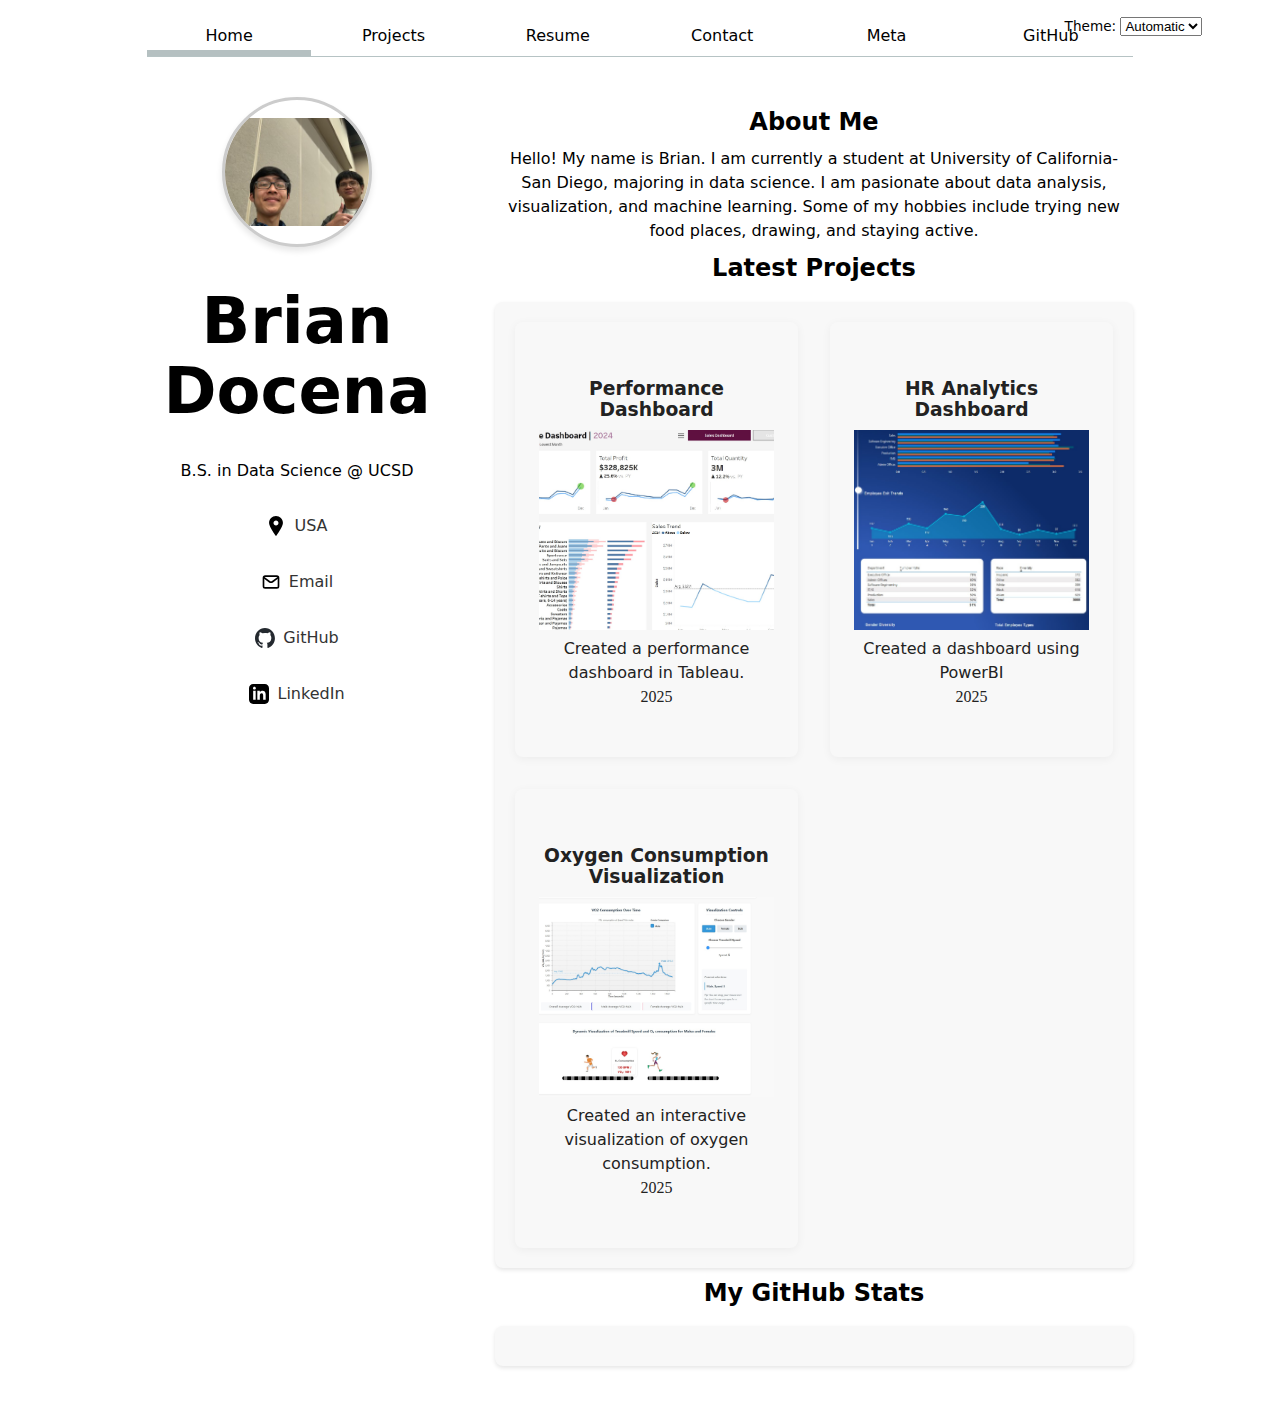
<file: index.html>
<!DOCTYPE html>
<html lang="en", class="home">
<head>
    <meta charset="UTF-8">
    <meta name="viewport" content="width=device-width, initial-scale=1.0">
    <title>Brian: Personal site and portfolio</title>
    <link rel="stylesheet" href="style.css">
    <script src="./global.js" type="module"></script>
    <script src="./index.js" type="module" defer></script>
</head>
<body>
    <div class="wrapper">
        <!-- Left Column: Profile Section -->
        <div class="profile-container">
            <div class="profile-left">
                <img src="images/IMG_4331.jpg" alt="Profile Picture" class="profile-pic">
                <h1>Brian Docena</h1>
                <p>B.S. in Data Science @ UCSD</p>
                <div class="profile-links">
                    <a class="icon">
                        <img src="icons/location.svg" alt="Location"> USA
                    </a>        
                    <a href="mailto:docena.brian@gmail.com" class="icon">
                        <img src="icons/email.svg" alt="Email"> Email
                    </a>
                    <a href="https://github.com/BrianDoce" target="_blank" class="icon">
                        <img src="icons/github-mark.svg" alt="GitHub"> GitHub
                    </a>
                    <a href="https://www.linkedin.com/in/brian-docena/" target="_blank" class="icon">
                        <img src="icons/linkedin.svg" alt="LinkedIn"> LinkedIn
                    </a>
                </div>
            </div>
        </div>

        <!-- Right Column: Content Section -->
        
        <div class="content">
            <h2>About Me</h2>
            <p>Hello! My name is Brian. I am currently a student at University of California-San Diego, majoring in data science. 
                I am pasionate about data analysis, visualization, and machine learning. Some of my hobbies include trying 
                new food places, drawing, and staying active.
            </p>
            <h2>Latest Projects</h2>
            <div class="projects">
                <!-- Dynamically added content will appear here -->
            </div>

            <h2>My GitHub Stats</h2>
            <div id="profile-stats">
                <!-- GitHub profile stats will be dynamically inserted here -->
            </div>
        </div>
    </div>
</body>
</html>
</file>
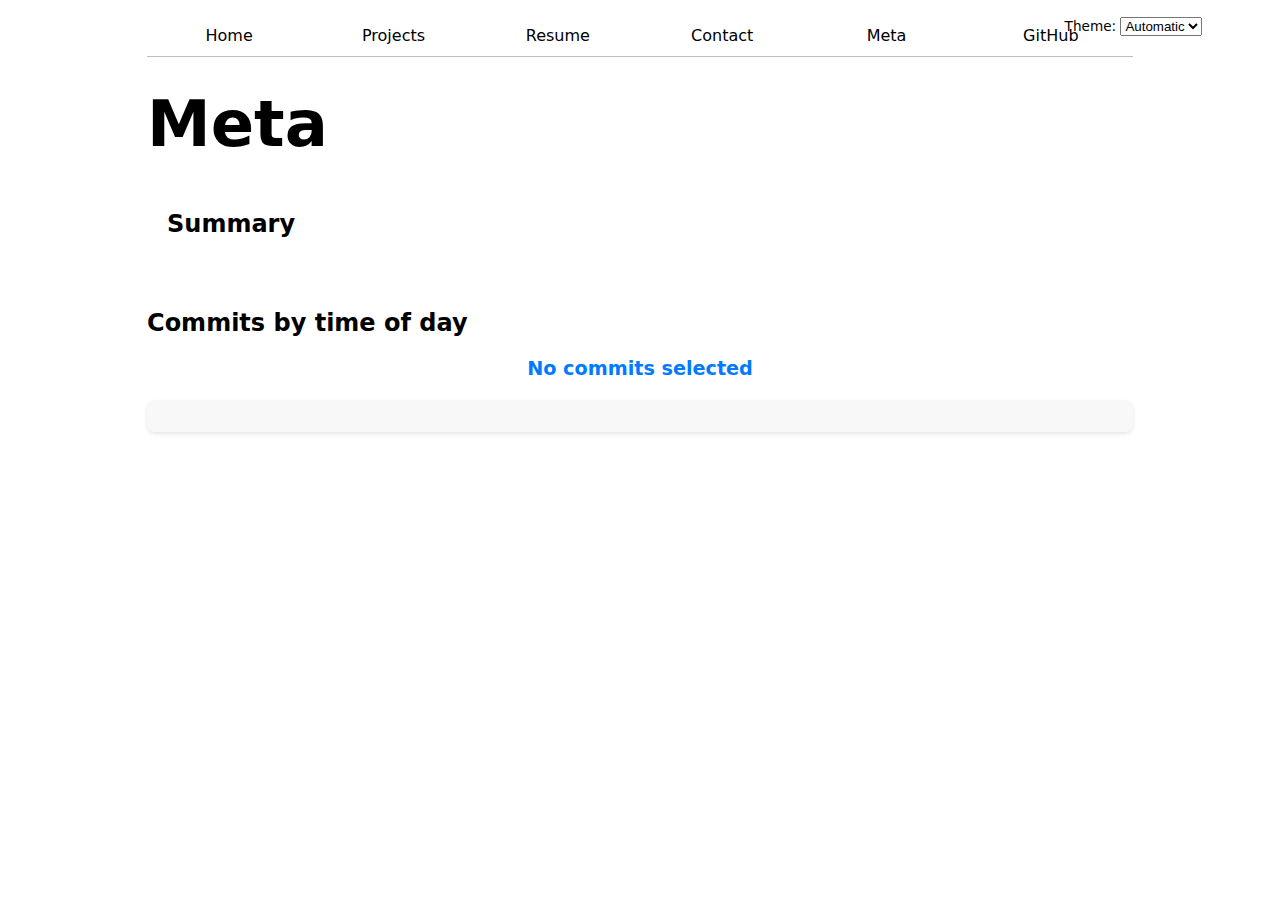
<file: meta/index.html>
<!DOCTYPE html>
<html lang="en">
<head>
    <meta charset="UTF-8">
    <meta name="viewport" content="width=device-width, initial-scale=1.0">
    <title>Meta</title>
    <link rel="stylesheet" href="../style.css">
    <script src="../global.js" type="module"></script>
    <script src="./main.js" type="module" defer></script>
    <script src="https://d3js.org/d3.v7.min.js"></script>
</head>
<body>
    <h1>Meta</h1>
    <h2 id="stats">Summary</h2>
    <div id="stats"></div>
    <h2>Commits by time of day</h2>
    <div id="chart"></div>

    <dl id="commit-tooltip" class="info tooltip">
        <dt>Commit</dt>
        <dd>
          <a href="" id="commit-link" target="_blank"></a>
        </dd>
      
        <dt>Date</dt>
        <dd id="commit-date"></dd>
      
        <!-- Add: Time, author, lines edited -->
    </dl>
    <p id="selection-count">No commits selected</p>
    <dl id="language-breakdown" class="stats"></dl>
</body>
</html>
</file>
<file: style.css>
body {
  /* Set line height to 1.5 times the font size
       and use the OS’s UI font as the website font
     */
  font: 100%/1.5 system-ui;
  max-width: 100ch;
  margin-inline: auto;
  padding: 1em;
  transition: background-color 0.3s ease, color 0.3s ease;
}

nav ul{
  display: contents;
}

nav {
  --border-color: oklch(50% 10% 200 / 40%);
  display: flex;
  margin-bottom: 1em;
  border-bottom: 1px solid var(--border-color);
}

a {
  flex: 1;
  text-decoration: none;
  color: inherit;
  text-align: center;
  padding: 0.5em;
}

nav a.current {
  border-bottom-width: 0.4em;
  border-bottom-style: solid;
  padding-bottom: 0.1em;
  border-bottom-color: oklch(80% 3% 200);
}


/* Default Theme Variables */
:root {
  --primary-color: #0066cc;
  --secondary-color: #555;
  --background-light: #fff;
  --text-light: #333;
  --background-dark: #1e1e1e;
  --text-dark: #f0f0f0;
  --accent-light: #f5f5f5;
  --accent-dark: #2a2a2a;
  --border-light: #ddd;
  --border-dark: #444;
  --card-bg-light: #f8f8f8;
  --card-bg-dark: #292929;
  --card-text-light: #222;
  --card-text-dark: #66aaff; /* Blue text for dark mode */
  font-family: 'Segoe UI', 'Roboto', 'Helvetica Neue', Arial, sans-serif;
  font-size: 16px;
  line-height: 1.6;
}

:root[color-scheme="light"] {
  color: var(--text-light);
  background-color: var(--background-light);
}

/* Dark Theme */
:root[color-scheme="dark"] {
  color: var(--text-dark);
  background-color: var(--background-dark);
}

@media (prefers-color-scheme: dark) {
  :root {
      color: var(--text-dark);
      background-color: var(--background-dark);
  }
}


html {
  accent-color: var(--color-accent)
}

nav a:hover {
  border-bottom-width: 0.4em;
  border-bottom-style: solid;
  padding-bottom: 0.1em;
  border-bottom-color: var(--color-accent);
  background-color: color-mix(in oklch, var(--color-accent), canvas 85%);
}

form {
  display: grid;
  grid-template-columns: auto 1fr; 
  gap: 1em; 
}

label {
  grid-column: 1; 
  text-align: right; 
  padding-right: 1em; 
}

input, textarea {
  grid-column: 2; 
  width: 100%; 
  box-sizing: border-box; 
  padding: 0.5em;
  border: 1px solid #ccc;
  border-radius: 4px;
}

button {
  grid-column: 1 / -1; 
  padding: 0.7em 1.5em;
  border: none;
  border-radius: 4px;
  background-color: #007BFF; 
  color: white;
  cursor: pointer;
  text-align: center;
}

button:hover {
  background-color: #0056b3; 
}

.projects {
  display: grid;
  grid-template-columns: repeat(auto-fill, minmax(15em, 1fr));
  gap: 2em;

  padding: 1rem;
} 

/* Hover effect for project cards */
.projects article {
  background: var(--card-bg-light);
  color: var(--card-text-light);
  padding: 1.5rem;
  border-radius: 8px;
  box-shadow: 0 2px 10px rgba(0, 0, 0, 0.05);
  transition: background 0.3s ease, color 0.3s ease, transform 0.2s ease, box-shadow 0.2s ease;
}

.projects article:hover {
  background: var(--primary-color); /* Highlight with primary color */
  color: white; /* Change text color for contrast */
  transform: translateY(-5px); /* Slight lift effect */
  box-shadow: 0 4px 12px rgba(0, 0, 0, 0.2); /* Deeper shadow */
}

article {
  grid-template-rows: subgrid;
  grid-row: span 3;
  gap: 1em;
}

article img {
  width: 100%;
  height: 200px;
  object-fit: cover;
}

h2 {
  margin: 0;
}

h1 {
  font-size: 400%; 
  font-weight: bold;
}

h1, h2, h3, h4, h5, h6 {
  line-height: 1.1; 
  text-wrap: balance; 
  margin: 0.5em 0; 
}

main section {
  margin-bottom: 2em;
}

section h2 {
  font-size: 2em;
  margin-bottom: 0.5em;
}

section article {
  margin-bottom: 1.5em;
  padding: 1em;
  border: 1px solid var(--color-gray);
  border-radius: 0.5em;
  background-color: color-mix(in oklch, #ffff, canvas 85%);
  }

section article h3 {
  margin: 0 0 0.5em;
}

section ul, li {
  list-style: disc; 
  margin-left: 2em; 
  padding-left: 1em; 
}

ul li {
  margin-bottom: 0.5em; 
}

.skills-list {
  list-style: disc !important; 
  margin-left: 20px; 
  padding-left: 20px;
}

html {
  color-scheme: light dark;
}

label.color-scheme {
  position: absolute;
  top: 1rem;
  right: 4rem;
  font-size: 85%;
  font-family: inherit;
}
#profile-stats {
  padding: 20px;
  max-width: 1200px;
  margin: 0 auto;
}

#profile-stats h1 {
  font-size: 24px;
  font-weight: bold;
  margin-bottom: 30px;
}

#profile-stats dl {
  display: grid;
  grid-template-columns: repeat(4, 1fr);
  gap: 40px;
  text-align: center;
}

#profile-stats dt {
  color: #666;
  font-size: 14px;
  text-transform: uppercase;
  margin-bottom: 10px;
  font-weight: normal;
}

#profile-stats dd {
  font-size: 36px;
  font-weight: bold;
  margin: 0;
  color: #24292e;
}

footer.year {
  font-family: Baskerville;
  font-variant-numeric: oldstyle-nums
}

#projects-pie-plot {
  max-width: 20em;
  margin-block: 2em;

  /* Do not clip shapes outside the viewBox */
  overflow: visible;
}

.legend {
  display: flex;
  flex-wrap: wrap; 
  gap: 1rem;
  padding: 0.4rem;
  margin-top: 1.5rem;
  list-style: none;
  border: 2px solid #ddd; 
  border-radius: 12px;
  background: #fff;
  box-shadow: 0 4px 8px rgba(0, 0, 0, 0.1);
  max-width: fit-content; 
  flex: 1;
  align-items: right;
}

.legend ul {
  align-items: right;
  padding: 0.4rem;
}
.legend li {
  display: flex;
  align-items: center;
  gap: 0.2rem; 
  font-size: 0.9rem;
  font-weight: 500;
  color: #333;
  padding: 0.4rem 0.6rem;
}

.legend .swatch {
  width: 16px;
  height: 16px;
  aspect-ratio: 1 / 1;
  border-radius: 50%; 
  background: var(--color);
  display: inline-block;
  box-shadow: inset 0 0 2px rgba(0, 0, 0, 0.3);
  border: 1px solid rgba(0, 0, 0, 0.15);
  align-items: right;
  gap: 0.2rem;
  padding: 0.4rem;
  flex-shrink: 0;
}

.container {
  display: flex;
  align-items: flex-start;
  gap: 2rem;
  flex: 1;
}

&:has(path:hover) {
  path:not(:hover) {
    opacity: 0.5;
  }
}

path {
  transition: 300ms;
}

.selected {
  --color: oklch(60% 45% 0) !important;

  &:is(path) {
    fill: var(--color);
  }
}

path {
  cursor: pointer;
}

#stats {
  padding: 20px;
  max-width: 1200px;
  margin: 0 auto;
}

#stats dl {
  display: grid;
  grid-template-columns: repeat(4, 1fr);
  gap: 40px;
  text-align: center;
}

#stats dt {
  color: #666;
  font-size: 14px;
  text-transform: uppercase;
  margin-bottom: 10px;
  font-weight: normal;
}

#stats dd {
  font-size: 36px;
  font-weight: bold;
  margin: 0;
  color: #24292e;
}


#stats h2 {
  font-size: 24px;
  font-weight: bold;
  margin-bottom: 30px;
}


.gridlines line {
  stroke: #ddd; 
  stroke-width: 2px;
  stroke-dasharray: 0; 
}


.gridlines line.night {
  stroke: #4a90e2;
  opacity: 0.6;
}

.gridlines line.day {
  stroke: #e89f47; 
  opacity: 0.6;
}

.tooltip {
  position: fixed;
  top: 1em;
  left: 1em;
  padding: 10px 15px;
  background: rgba(255, 255, 255, 0.8);
  color: white;
  font-size: 14px;
  border-radius: 6px;
  box-shadow: 0px 4px 5px rgba(0, 0, 0, 0.15);
  opacity: 0; 
  transition: opacity 0.2s ease-in-out;
  backdrop-filter: blur(8px);
}
 

dl.info {
  display: grid;
  grid-template-columns: auto 1fr;
  gap: 4px 10px;
  margin: 0;
}

dl.info dt {
  font-weight: bold;
  opacity: 0.8;
}

dl.info dd {
  margin: 0;
}

circle {
  transition: transform 200ms ease;
  transform-origin: center;
  transform-box: fill-box;
}

circle:hover {
  transform: scale(1.5);
}

dl.info {
  transition-duration: 500ms;
  transition-property: opacity, visibility;
}

dl.info[hidden]:not(:hover, :focus-within) {
  opacity: 0;
  visibility: hidden;
}

@keyframes marching-ants {
  to {
    stroke-dashoffset: -8; /* 5 + 3 */
  }
}

.selection {
  fill-opacity: 0.1;
  stroke: black;
  stroke-opacity: 0.7;
  stroke-dasharray: 5 3;
  animation: marching-ants 2s linear infinite;
}

circle.selected {
  fill: #ff6b6b !important;
}

#selection-count {
  margin-top: 1em;
  font-size: 1.2em;
  font-weight: bold;
  text-align: center;
  color: #007BFF;
}

#language-breakdown {
  display: flex;
  flex-wrap: wrap;
  gap: 2em;
  margin-top: 1em;
  padding: 1em;
  background-color: #f8f8f8;
  border-radius: 8px;
  box-shadow: 0 2px 4px rgba(0, 0, 0, 0.1);
}

#language-breakdown dt {
  font-size: 14px;
  color: #666;
  text-transform: uppercase;
  margin-bottom: 5px;
  text-align: center;
  flex: 1;
}

#language-breakdown dd {
  font-size: 24px;
  font-weight: bold;
  margin: 0;
  text-align: center;
  flex: 1;
}

#filter-container {
  display: flex;
  align-items: baseline;
  margin-bottom: 10px;
}

#commit-slider {
  margin-left: 10px;
}

#selectedTime {
  margin-left: auto;
  font-weight: bold;
}
/* Wrapper: Two-column layout */
.wrapper {
  display: flex;
  align-items: flex-start; /* Aligns content at the top */
  justify-content: center;
  max-width: 1200px;
  margin: 40px auto;
  gap: 3rem; /* Space between profile and content */
}

/* Profile container (left sidebar) */
.profile-container {
  width: 300px; /* Fixed width */
  text-align: center;
}

/* Profile image */
.profile-pic {
  width: 150px;
    height: 150px;
    border-radius: 50%;
    object-fit: contain; /* Change from 'cover' to 'contain' */
    object-position: center; /* Center the image */
    background-color: white; /* Prevent transparency issues */
    border: 3px solid #ccc;
    box-shadow: 0px 4px 6px rgba(0, 0, 0, 0.1);
}

/* Profile links */
.profile-links {
  display: flex;
  flex-direction: column;
  align-items: center;
  margin-top: 15px;
}

/* Content (right side) */
.content {
  flex: 1; /* Takes up the remaining space */
  max-width: 800px;
  text-align: center; /* Centers project & GitHub stats */
}

/* Projects and GitHub Stats styling */
.projects, #profile-stats {
  margin-top: 20px;
  padding: 20px;
  background: #f8f8f8;
  border-radius: 8px;
  box-shadow: 0 2px 4px rgba(0, 0, 0, 0.1);
}

/* Icon styling */
.icon {
  display: flex;
  align-items: center;
  text-decoration: none;
  color: #333;
  margin: 8px 0;
}

.icon img {
  width: 20px;
  height: 20px;
  margin-right: 8px;
}

/* Right section (text) */
.profile-right {
  flex: 1;
  padding-left: 30px;
}
*, *::before, *::after {
  box-sizing: border-box;
  margin: 0;
  padding: 0;
}

/* Light Mode (default) */
.icon {
  display: flex;
  align-items: center;
  text-decoration: none;
  color: var(--text-light); /* Ensures contrast in light mode */
  font-weight: 500;
  padding: 0.5rem 0.75rem;
  transition: color 0.3s ease;
}

/* Adjust the text color in dark mode */
:root[style*="color-scheme: dark"] .icon {
  color: var(--text-dark); /* Ensures better readability in dark mode */
}

/* Adjust icon size for clarity */
.icon img {
  width: 20px;
  height: 20px;
  margin-right: 8px;
  filter: invert(0); /* Keeps original colors in light mode */
}

/* Invert icons in dark mode for better visibility */
:root[style*="color-scheme: dark"] .icon img {
  filter: invert(1); /* Makes dark icons appear white in dark mode */
}

:root[color-scheme="light"] body {
  background-color: var(--background-light);
  color: var(--text-light);
}
</file>
